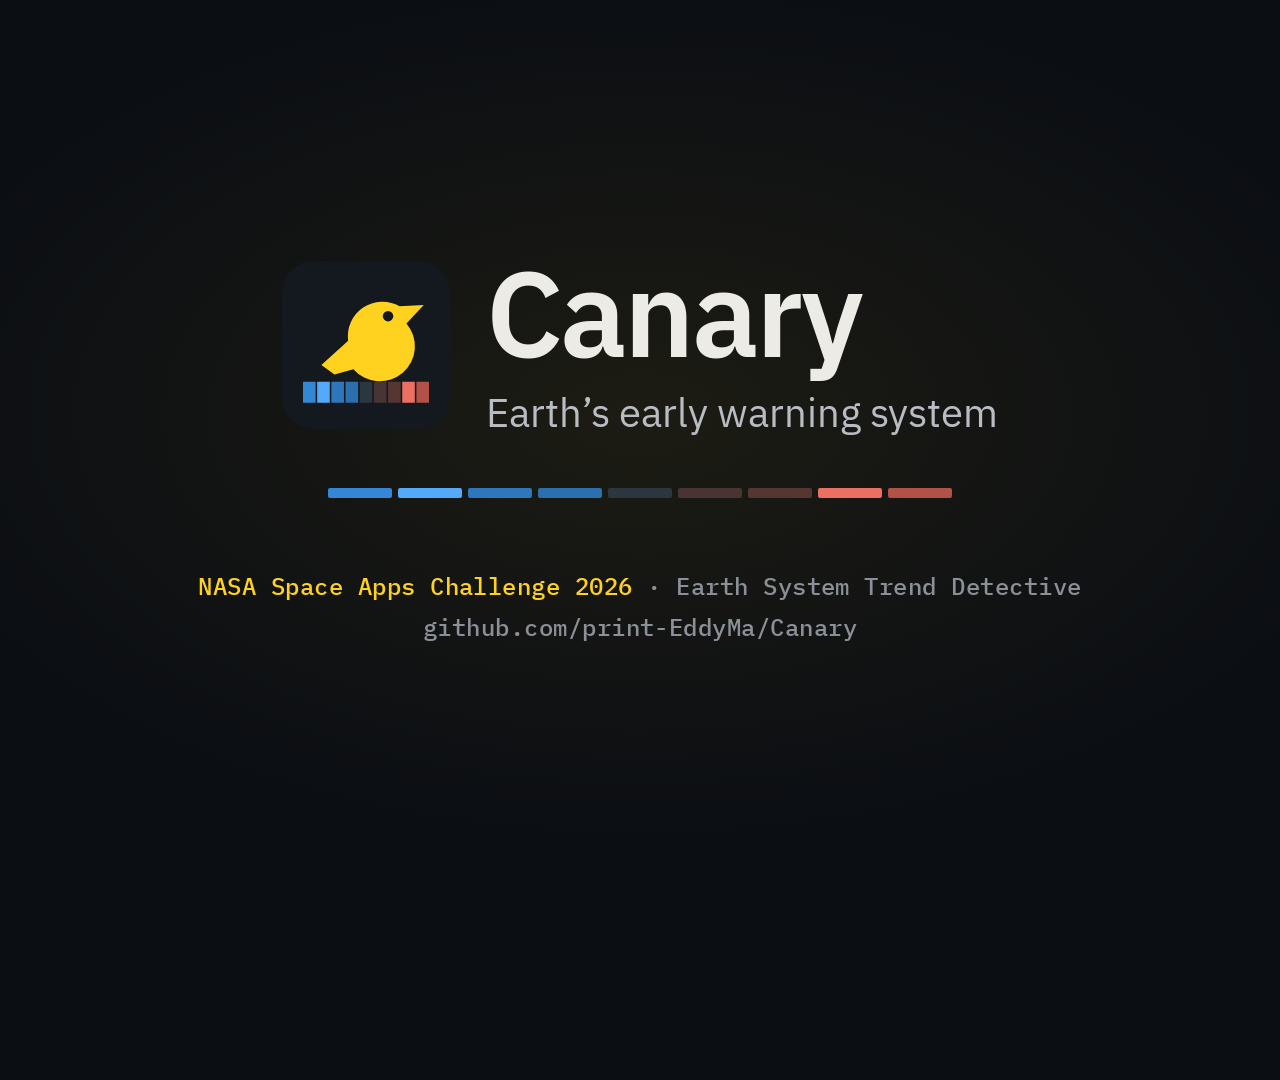
<file: demo/endcard.html>
<!doctype html><html><head><meta charset="utf-8">
<link href="https://fonts.googleapis.com/css2?family=IBM+Plex+Sans:wght@400;500;600&family=IBM+Plex+Mono:wght@500&display=swap" rel="stylesheet">
<style>
html,body{margin:0;width:1920px;height:1080px;background:#0b0e13;font-family:'IBM Plex Sans',sans-serif;color:#ecebe6;overflow:hidden}
.bg{position:absolute;inset:0;background:radial-gradient(1100px 620px at 50% 46%, rgba(255,210,31,0.07), transparent 70%)}
.wrap{position:absolute;inset:0;display:flex;flex-direction:column;align-items:center;justify-content:center;gap:28px}
.brand{display:flex;align-items:center;gap:36px}
.brand svg{width:168px;height:168px}
.name{font-size:120px;font-weight:600;letter-spacing:-0.025em;line-height:1}
.tag{font-size:40px;color:#b9bdc3;margin-top:14px}
.strip{display:flex;gap:6px;margin-top:22px}
.strip i{display:block;width:64px;height:10px;border-radius:2px}
.meta{margin-top:40px;font:500 24px 'IBM Plex Mono',monospace;color:#8b9098;letter-spacing:0.02em;text-align:center;line-height:1.7}
.meta b{color:#ffd21f;font-weight:500}
</style></head><body><div class="bg"></div><div class="wrap">
<div class="brand"><svg xmlns="http://www.w3.org/2000/svg" viewBox="0 0 32 32"><rect width="32" height="32" rx="6" fill="#14181f"/><rect x="4.0" y="23" width="2.4" height="4" fill="#3387d4"/><rect x="6.7" y="23" width="2.4" height="4" fill="#54a9f9"/><rect x="9.4" y="23" width="2.4" height="4" fill="#2e77bc"/><rect x="12.1" y="23" width="2.4" height="4" fill="#2b6fae"/><rect x="14.8" y="23" width="2.4" height="4" fill="#2c363e"/><rect x="17.5" y="23" width="2.4" height="4" fill="#483432"/><rect x="20.2" y="23" width="2.4" height="4" fill="#563632"/><rect x="22.9" y="23" width="2.4" height="4" fill="#ec7061"/><rect x="25.6" y="23" width="2.4" height="4" fill="#b25246"/><path d="M7.5 19.8l5.1-4.6a6.6 6.6 0 0 1 9.8-6.6l4.6-.2-3.3 3.5a6.6 6.6 0 0 1-10.1 8.7l-3.6 1z" fill="#ffd21f"/><circle cx="20.2" cy="10.5" r="1" fill="#14181f"/></svg>
<div><div class="name">Canary</div><div class="tag">Earth’s early warning system</div></div></div>
<div class="strip"><i style="background:#3387d4"></i><i style="background:#54a9f9"></i><i style="background:#2e77bc"></i><i style="background:#2b6fae"></i><i style="background:#2c363e"></i><i style="background:#483432"></i><i style="background:#563632"></i><i style="background:#ec7061"></i><i style="background:#b25246"></i></div>
<div class="meta"><b>NASA Space Apps Challenge 2026</b> · Earth System Trend Detective<br>github.com/print-EddyMa/Canary</div>
</div></body></html>
</file>
